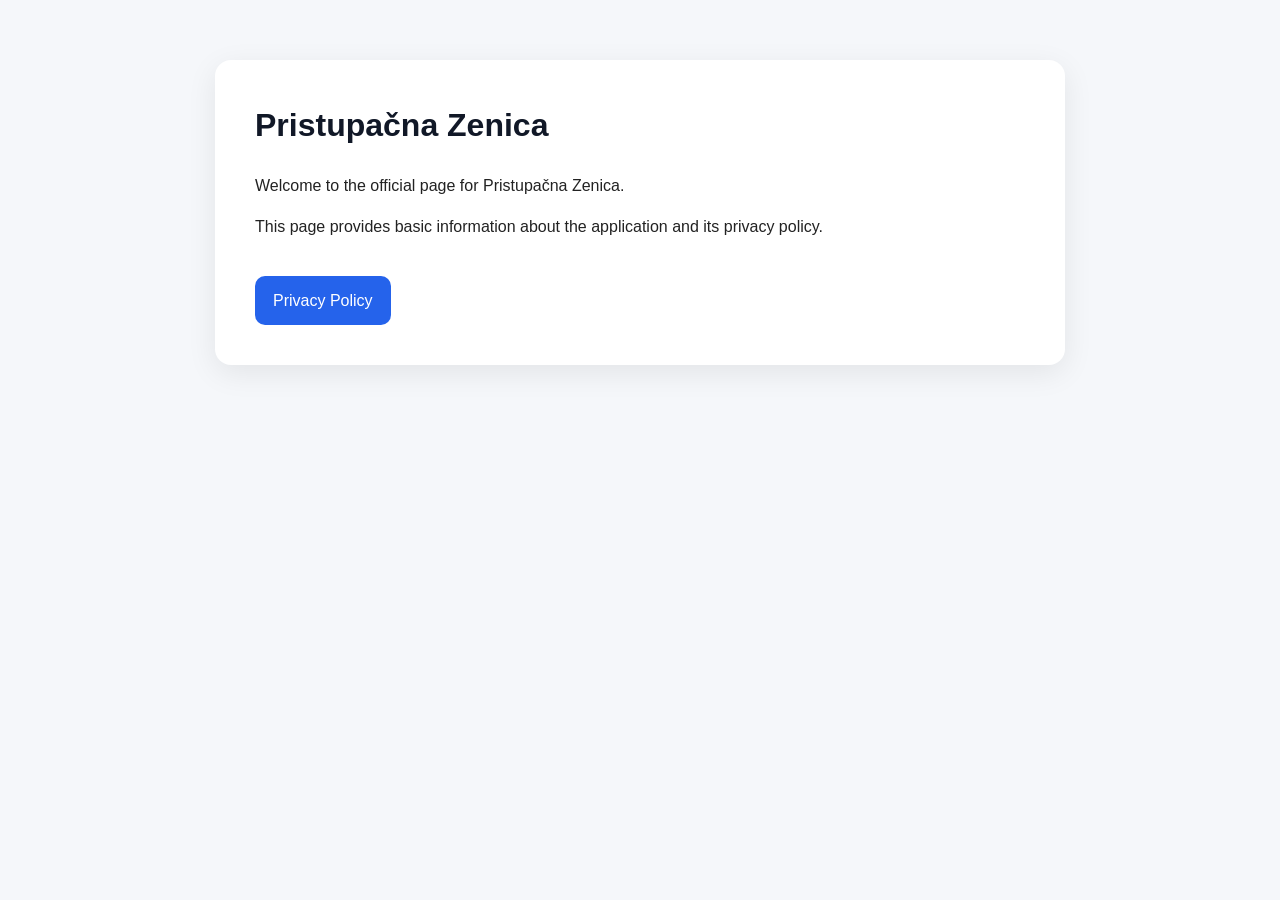
<file: index.html>
<!DOCTYPE html>
<html lang="en">
<head>
  <meta charset="UTF-8" />
  <meta name="viewport" content="width=device-width, initial-scale=1.0" />
  <title>Your App Name</title>
  <link rel="stylesheet" href="style.css" />
</head>
<body>
  <main class="container">
    <h1>Pristupačna Zenica</h1>

    <p>
      Welcome to the official page for Pristupačna Zenica.
    </p>

    <p>
      This page provides basic information about the application and its privacy policy.
    </p>

    <a class="button" href="privacy_pristupacna_zenica.html">Privacy Policy</a>
  </main>
</body>
</html>
</file>
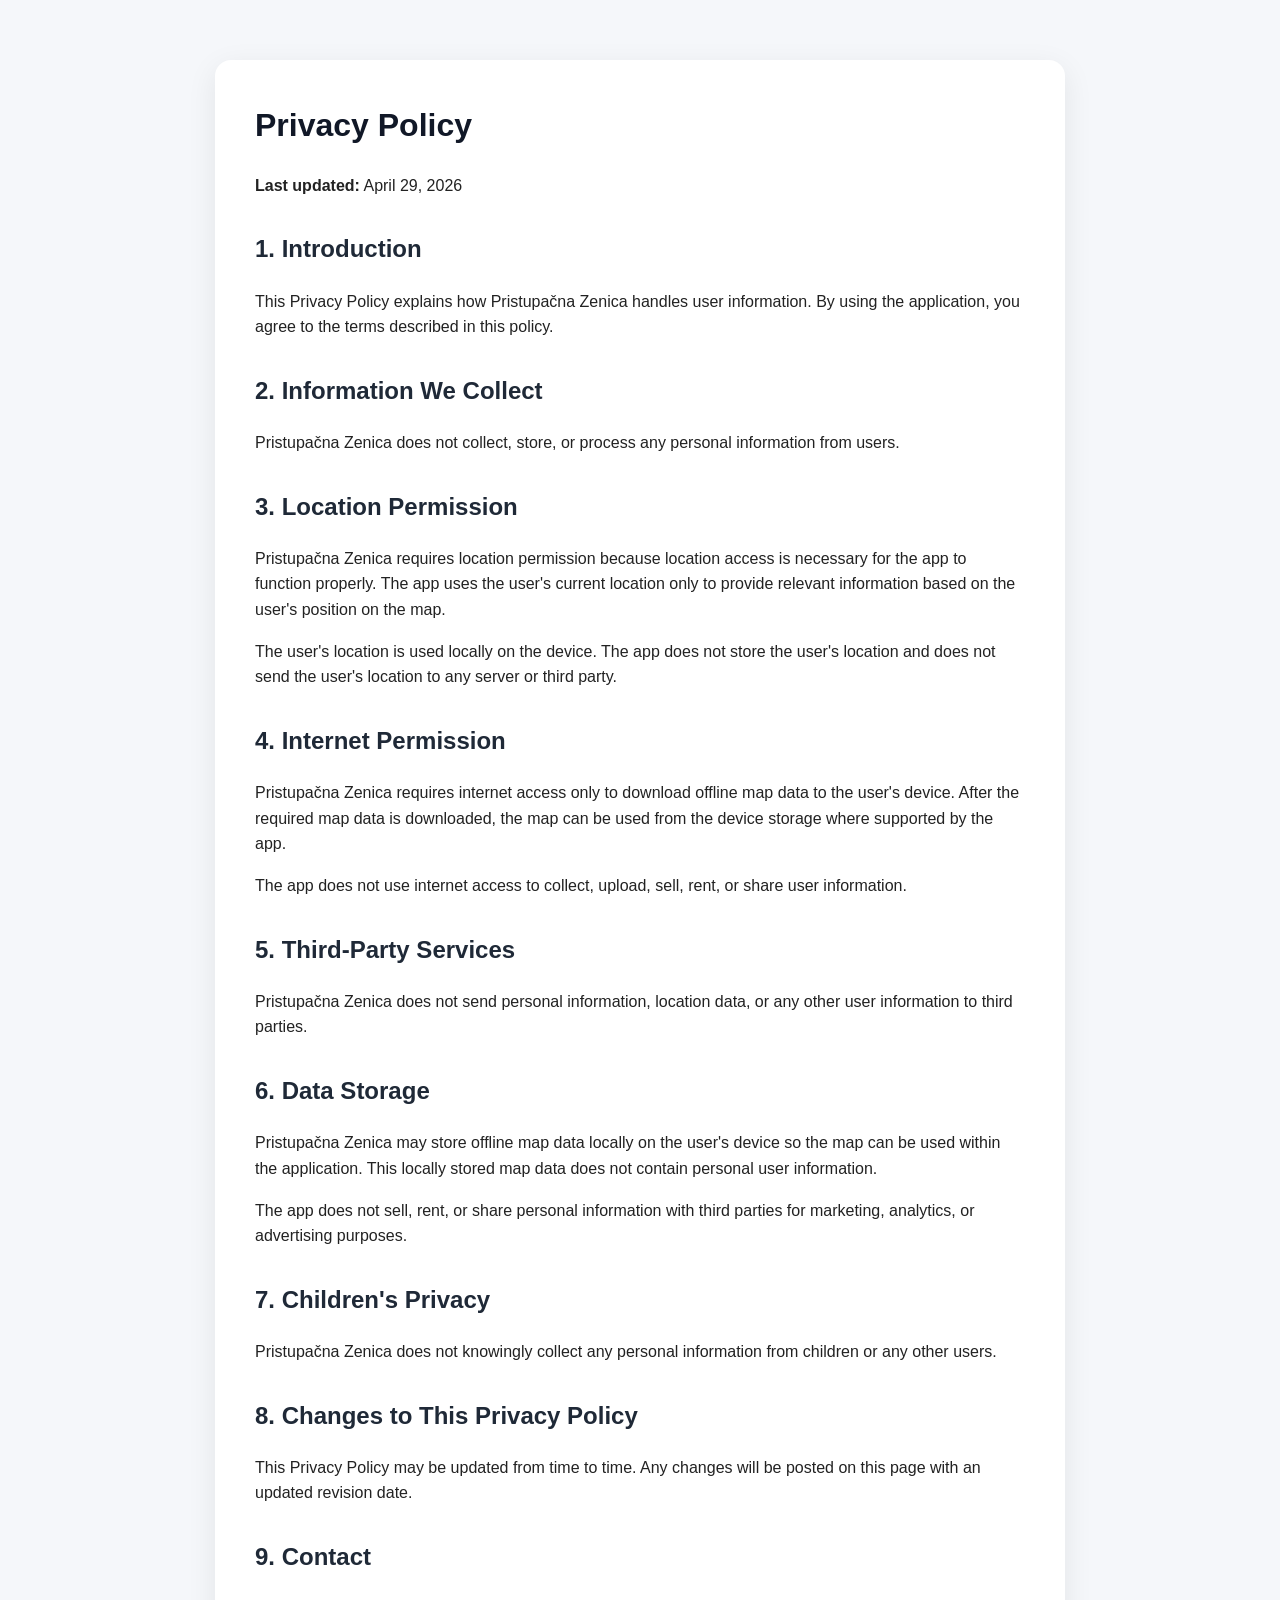
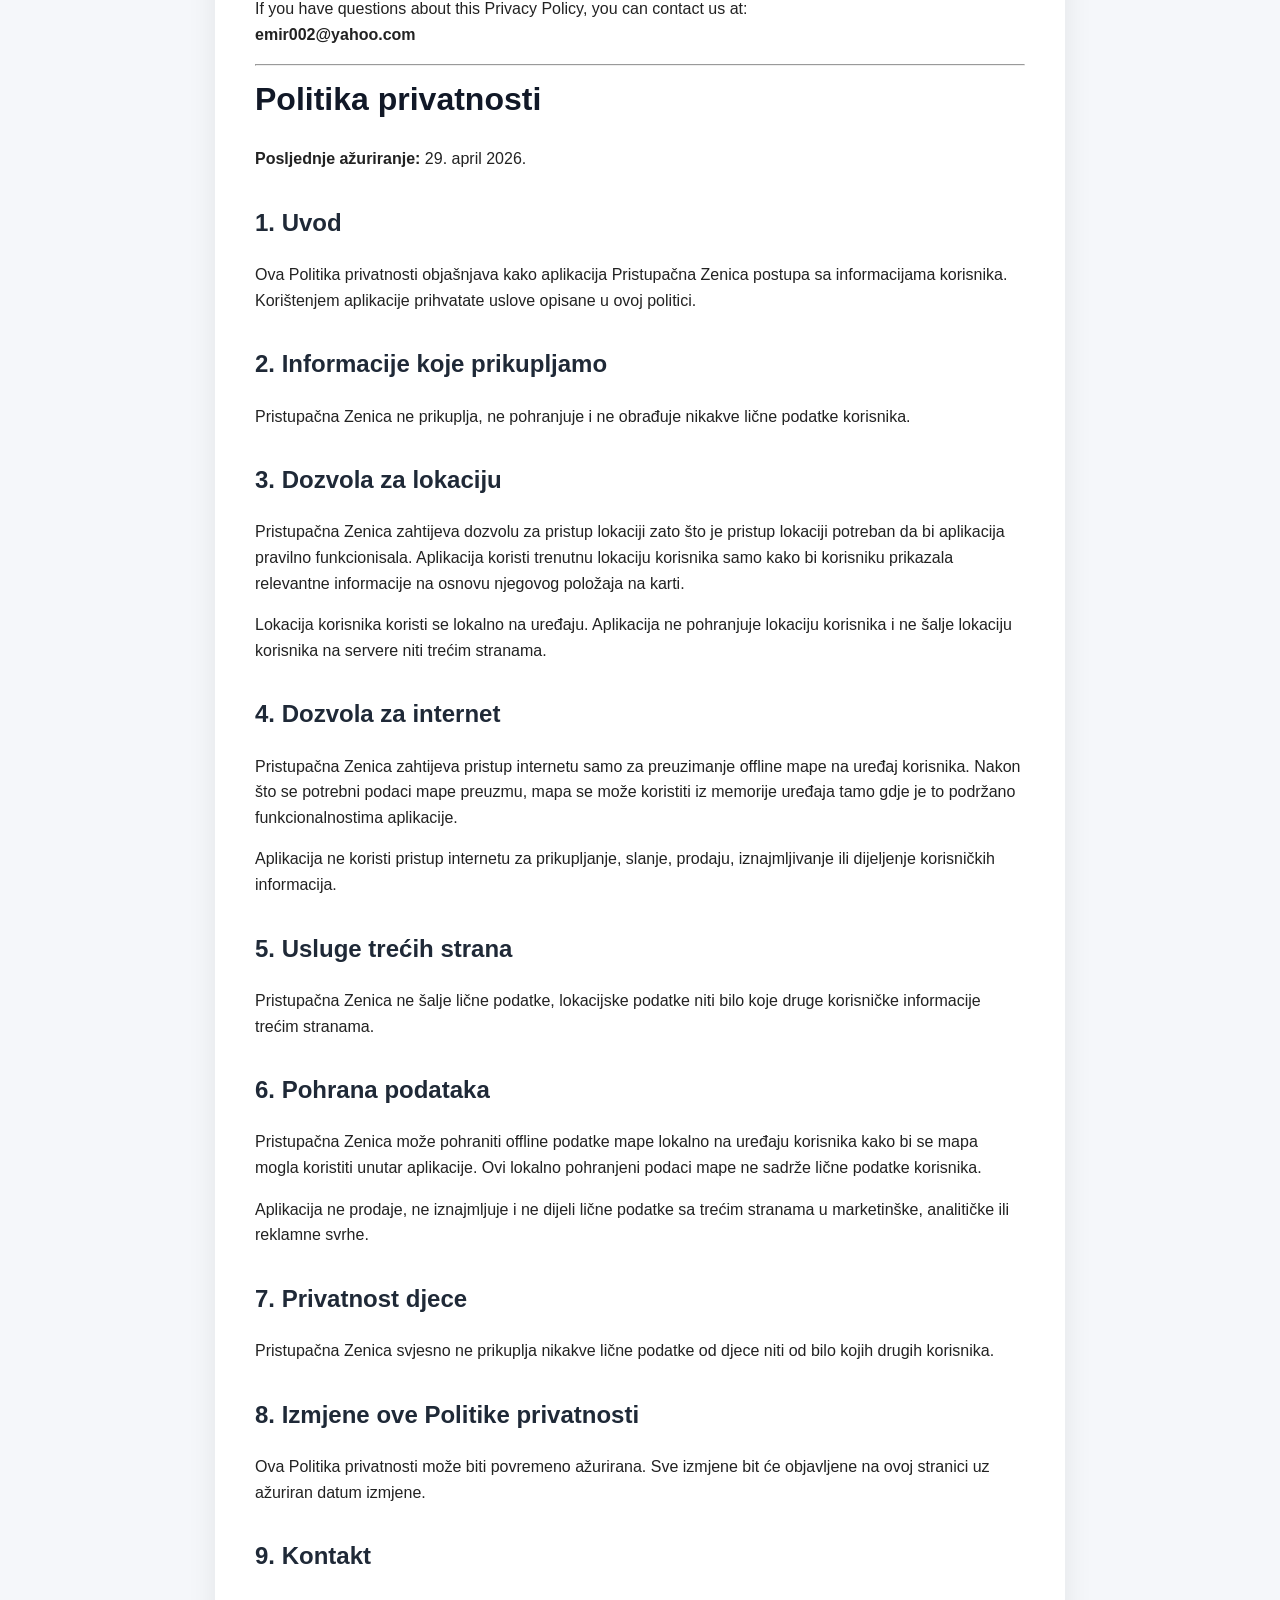
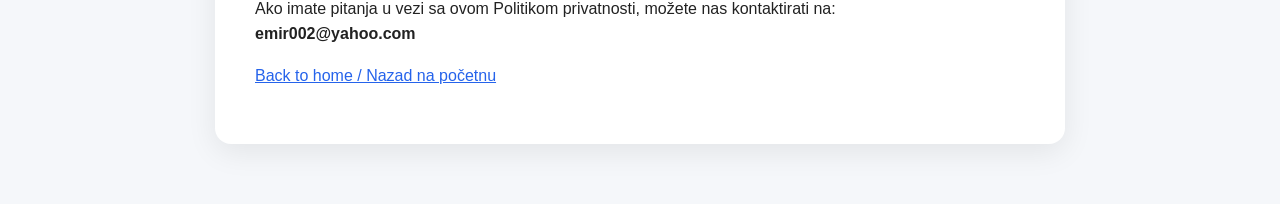
<file: privacy_pristupacna_zenica.html>
<!DOCTYPE html>
<html lang="en">
<head>
  <meta charset="UTF-8" />
  <meta name="viewport" content="width=device-width, initial-scale=1.0" />
  <title>Privacy Policy - Pristupačna Zenica</title>
  <link rel="stylesheet" href="style.css" />
</head>
<body>
  <main class="container">
    <h1>Privacy Policy</h1>

    <p><strong>Last updated:</strong> April 29, 2026</p>

    <h2>1. Introduction</h2>
    <p>
      This Privacy Policy explains how Pristupačna Zenica handles user information.
      By using the application, you agree to the terms described in this policy.
    </p>

    <h2>2. Information We Collect</h2>
    <p>
      Pristupačna Zenica does not collect, store, or process any personal information from users.
    </p>

    <h2>3. Location Permission</h2>
    <p>
      Pristupačna Zenica requires location permission because location access is necessary for the app to function properly.
      The app uses the user's current location only to provide relevant information based on the user's position on the map.
    </p>
    <p>
      The user's location is used locally on the device. The app does not store the user's location and does not send the user's location to any server or third party.
    </p>

    <h2>4. Internet Permission</h2>
    <p>
      Pristupačna Zenica requires internet access only to download offline map data to the user's device.
      After the required map data is downloaded, the map can be used from the device storage where supported by the app.
    </p>
    <p>
      The app does not use internet access to collect, upload, sell, rent, or share user information.
    </p>

    <h2>5. Third-Party Services</h2>
    <p>
      Pristupačna Zenica does not send personal information, location data, or any other user information to third parties.
    </p>

    <h2>6. Data Storage</h2>
    <p>
      Pristupačna Zenica may store offline map data locally on the user's device so the map can be used within the application.
      This locally stored map data does not contain personal user information.
    </p>
    <p>
      The app does not sell, rent, or share personal information with third parties for marketing, analytics, or advertising purposes.
    </p>

    <h2>7. Children's Privacy</h2>
    <p>
      Pristupačna Zenica does not knowingly collect any personal information from children or any other users.
    </p>

    <h2>8. Changes to This Privacy Policy</h2>
    <p>
      This Privacy Policy may be updated from time to time. Any changes will be posted on this page with an updated revision date.
    </p>

    <h2>9. Contact</h2>
    <p>
      If you have questions about this Privacy Policy, you can contact us at:
      <br />
      <strong>emir002@yahoo.com</strong>
    </p>

    <hr />

    <h1>Politika privatnosti</h1>

    <p><strong>Posljednje ažuriranje:</strong> 29. april 2026.</p>

    <h2>1. Uvod</h2>
    <p>
      Ova Politika privatnosti objašnjava kako aplikacija Pristupačna Zenica postupa sa informacijama korisnika.
      Korištenjem aplikacije prihvatate uslove opisane u ovoj politici.
    </p>

    <h2>2. Informacije koje prikupljamo</h2>
    <p>
      Pristupačna Zenica ne prikuplja, ne pohranjuje i ne obrađuje nikakve lične podatke korisnika.
    </p>

    <h2>3. Dozvola za lokaciju</h2>
    <p>
      Pristupačna Zenica zahtijeva dozvolu za pristup lokaciji zato što je pristup lokaciji potreban da bi aplikacija pravilno funkcionisala.
      Aplikacija koristi trenutnu lokaciju korisnika samo kako bi korisniku prikazala relevantne informacije na osnovu njegovog položaja na karti.
    </p>
    <p>
      Lokacija korisnika koristi se lokalno na uređaju. Aplikacija ne pohranjuje lokaciju korisnika i ne šalje lokaciju korisnika na servere niti trećim stranama.
    </p>

    <h2>4. Dozvola za internet</h2>
    <p>
      Pristupačna Zenica zahtijeva pristup internetu samo za preuzimanje offline mape na uređaj korisnika.
      Nakon što se potrebni podaci mape preuzmu, mapa se može koristiti iz memorije uređaja tamo gdje je to podržano funkcionalnostima aplikacije.
    </p>
    <p>
      Aplikacija ne koristi pristup internetu za prikupljanje, slanje, prodaju, iznajmljivanje ili dijeljenje korisničkih informacija.
    </p>

    <h2>5. Usluge trećih strana</h2>
    <p>
      Pristupačna Zenica ne šalje lične podatke, lokacijske podatke niti bilo koje druge korisničke informacije trećim stranama.
    </p>

    <h2>6. Pohrana podataka</h2>
    <p>
      Pristupačna Zenica može pohraniti offline podatke mape lokalno na uređaju korisnika kako bi se mapa mogla koristiti unutar aplikacije.
      Ovi lokalno pohranjeni podaci mape ne sadrže lične podatke korisnika.
    </p>
    <p>
      Aplikacija ne prodaje, ne iznajmljuje i ne dijeli lične podatke sa trećim stranama u marketinške, analitičke ili reklamne svrhe.
    </p>

    <h2>7. Privatnost djece</h2>
    <p>
      Pristupačna Zenica svjesno ne prikuplja nikakve lične podatke od djece niti od bilo kojih drugih korisnika.
    </p>

    <h2>8. Izmjene ove Politike privatnosti</h2>
    <p>
      Ova Politika privatnosti može biti povremeno ažurirana. Sve izmjene bit će objavljene na ovoj stranici uz ažuriran datum izmjene.
    </p>

    <h2>9. Kontakt</h2>
    <p>
      Ako imate pitanja u vezi sa ovom Politikom privatnosti, možete nas kontaktirati na:
      <br />
      <strong>emir002@yahoo.com</strong>
    </p>

    <p>
      <a href="index.html">Back to home / Nazad na početnu</a>
    </p>
  </main>
</body>
</html>
</file>
<file: style.css>
* {
    box-sizing: border-box;
  }
  
  body {
    margin: 0;
    font-family: Arial, sans-serif;
    background: #f5f7fa;
    color: #222;
    line-height: 1.6;
  }
  
  .container {
    max-width: 850px;
    margin: 60px auto;
    padding: 40px;
    background: white;
    border-radius: 16px;
    box-shadow: 0 8px 30px rgba(0, 0, 0, 0.08);
  }
  
  h1 {
    margin-top: 0;
    color: #111827;
  }
  
  h2 {
    margin-top: 32px;
    color: #1f2937;
  }
  
  a {
    color: #2563eb;
  }
  
  .button {
    display: inline-block;
    margin-top: 20px;
    padding: 12px 18px;
    background: #2563eb;
    color: white;
    text-decoration: none;
    border-radius: 10px;
  }
  
  .button:hover {
    background: #1d4ed8;
  }
</file>
